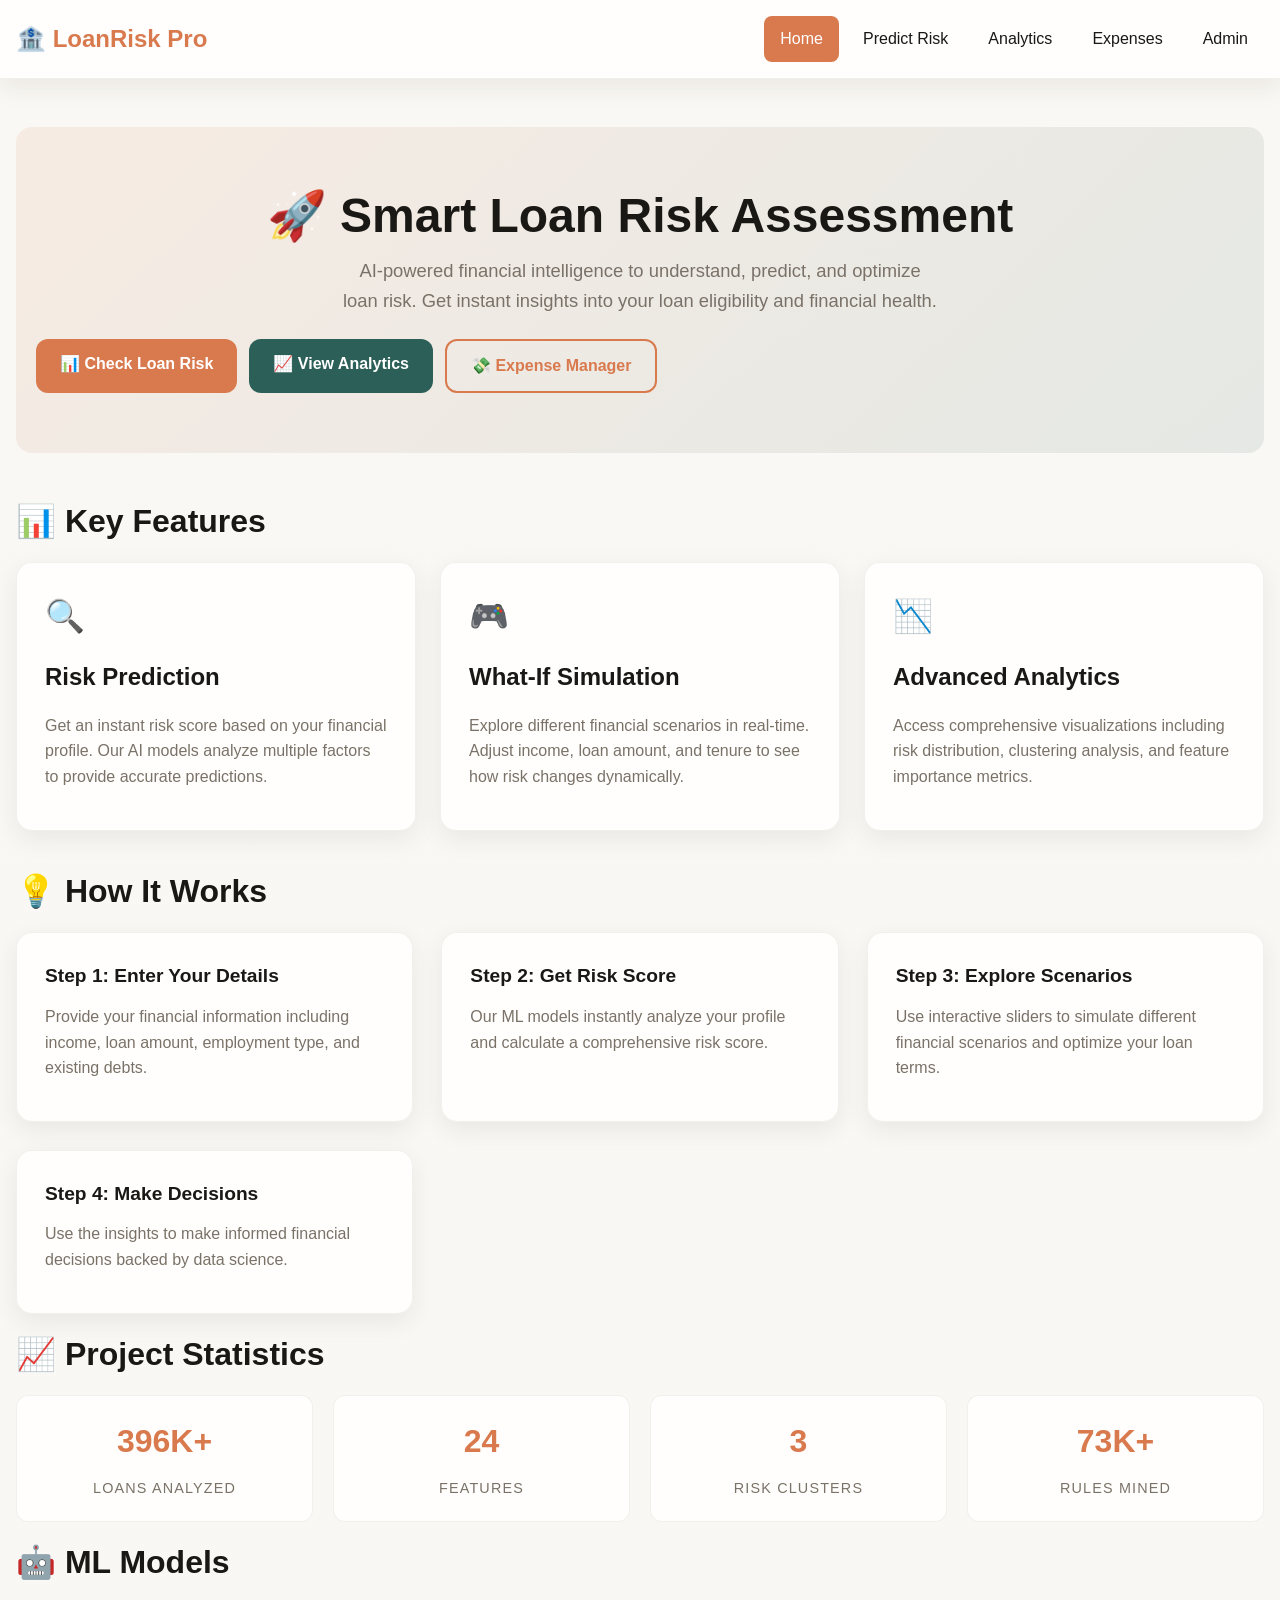
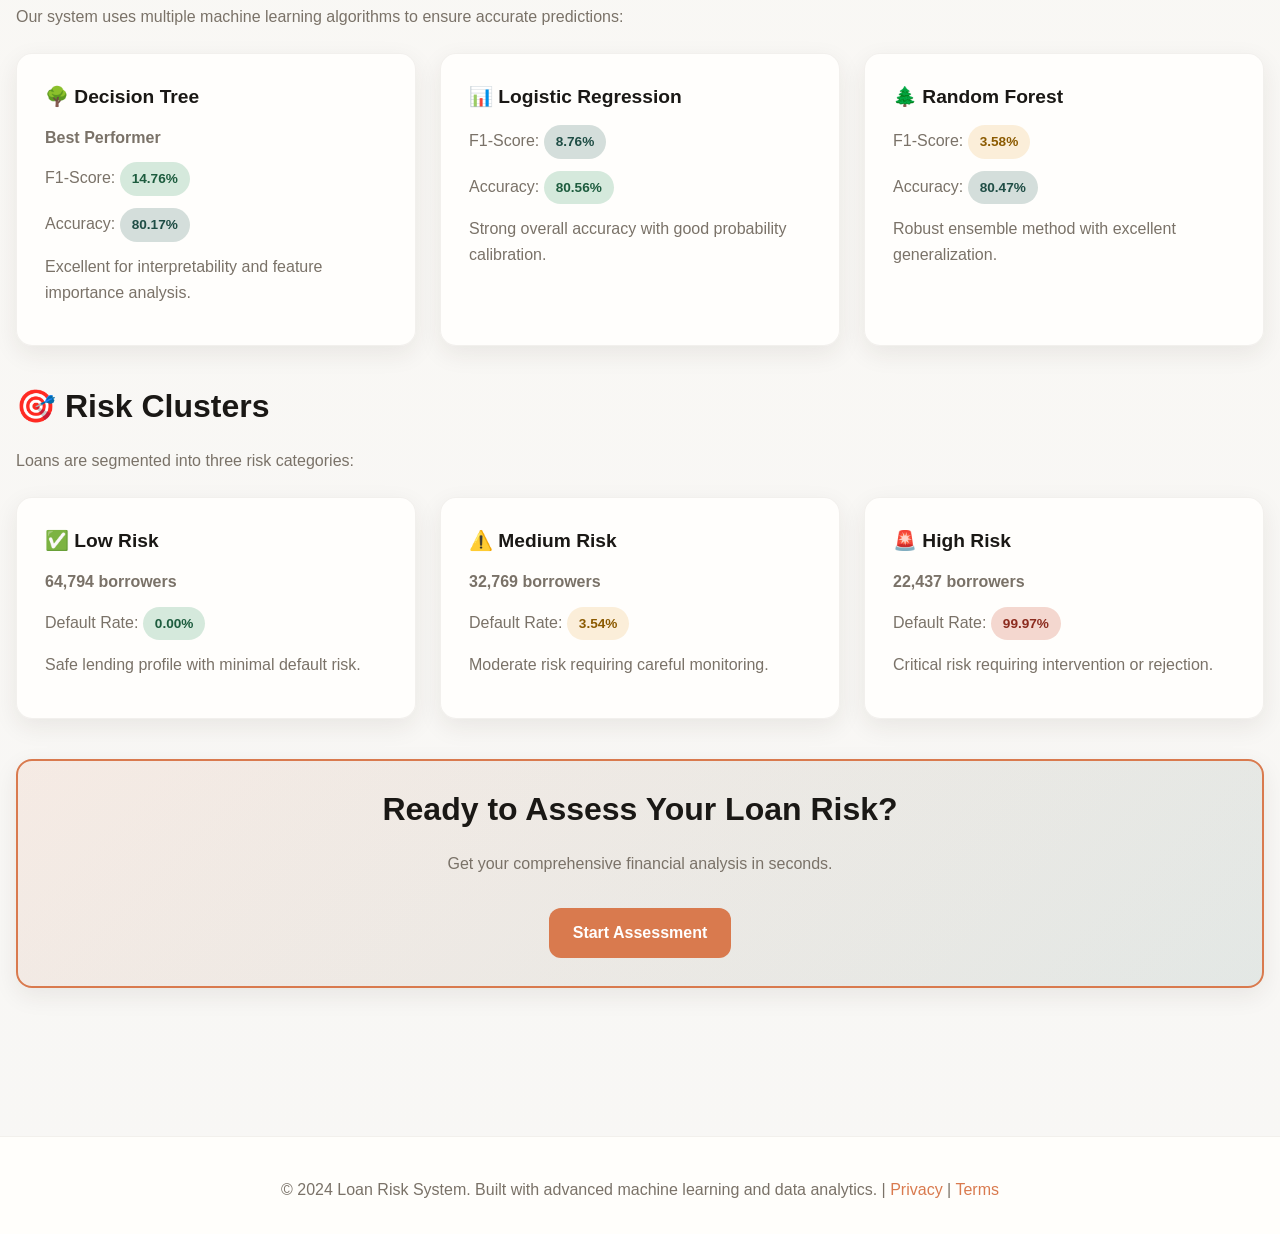
<file: mini project/frontend/home.html>
<!DOCTYPE html>
<html lang="en">
<head>
  <meta charset="UTF-8">
  <meta name="viewport" content="width=device-width, initial-scale=1.0">
  <meta name="description" content="Loan Risk Analysis System - Home Page">
  <title>Loan Risk System - Home</title>
  <link rel="stylesheet" href="main.css">
</head>
<body>
  <header>
    <nav>
      <a href="home.html" class="nav-brand">🏦 LoanRisk Pro</a>
      <ul class="nav-menu">
        <li><a href="home.html" class="nav-link active">Home</a></li>
        <li><a href="loan-form.html" class="nav-link">Predict Risk</a></li>
        <li><a href="visualizations.html" class="nav-link">Analytics</a></li>
        <li><a href="expense-manager.html" class="nav-link">Expenses</a></li>
        <li><a href="admin.html" class="nav-link">Admin</a></li>
      </ul>
    </nav>
  </header>

  <main>
    <section class="hero">
      <h1>🚀 Smart Loan Risk Assessment</h1>
      <p>AI-powered financial intelligence to understand, predict, and optimize loan risk. Get instant insights into your loan eligibility and financial health.</p>
      <div class="btn-group">
        <a href="loan-form.html" class="btn btn-primary">📊 Check Loan Risk</a>
        <a href="visualizations.html" class="btn btn-secondary">📈 View Analytics</a>
        <a href="expense-manager.html" class="btn btn-outlined">💸 Expense Manager</a>
      </div>
    </section>

    <section class="mb-40">
      <h2>📊 Key Features</h2>
      <div class="grid-3">
        <div class="card">
          <div class="card-header">🔍</div>
          <h3>Risk Prediction</h3>
          <p>Get an instant risk score based on your financial profile. Our AI models analyze multiple factors to provide accurate predictions.</p>
        </div>
        <div class="card">
          <div class="card-header">🎮</div>
          <h3>What-If Simulation</h3>
          <p>Explore different financial scenarios in real-time. Adjust income, loan amount, and tenure to see how risk changes dynamically.</p>
        </div>
        <div class="card">
          <div class="card-header">📉</div>
          <h3>Advanced Analytics</h3>
          <p>Access comprehensive visualizations including risk distribution, clustering analysis, and feature importance metrics.</p>
        </div>
      </div>
    </section>

    <section class="mb-20">
      <h2>💡 How It Works</h2>
      <div class="grid-2">
        <div class="card">
          <h4>Step 1: Enter Your Details</h4>
          <p>Provide your financial information including income, loan amount, employment type, and existing debts.</p>
        </div>
        <div class="card">
          <h4>Step 2: Get Risk Score</h4>
          <p>Our ML models instantly analyze your profile and calculate a comprehensive risk score.</p>
        </div>
        <div class="card">
          <h4>Step 3: Explore Scenarios</h4>
          <p>Use interactive sliders to simulate different financial scenarios and optimize your loan terms.</p>
        </div>
        <div class="card">
          <h4>Step 4: Make Decisions</h4>
          <p>Use the insights to make informed financial decisions backed by data science.</p>
        </div>
      </div>
    </section>

    <section class="mb-20">
      <h2>📈 Project Statistics</h2>
      <div class="grid-4">
        <div class="stat-box">
          <span class="stat-value">396K+</span>
          <span class="stat-label">Loans Analyzed</span>
        </div>
        <div class="stat-box">
          <span class="stat-value">24</span>
          <span class="stat-label">Features</span>
        </div>
        <div class="stat-box">
          <span class="stat-value">3</span>
          <span class="stat-label">Risk Clusters</span>
        </div>
        <div class="stat-box">
          <span class="stat-value">73K+</span>
          <span class="stat-label">Rules Mined</span>
        </div>
      </div>
    </section>

    <section class="mb-40">
      <h2>🤖 ML Models</h2>
      <p class="mb-24">Our system uses multiple machine learning algorithms to ensure accurate predictions:</p>
      <div class="grid-3">
        <div class="card">
          <h4>🌳 Decision Tree</h4>
          <p><strong>Best Performer</strong></p>
          <p>F1-Score: <span class="badge badge-success">14.76%</span></p>
          <p>Accuracy: <span class="badge badge-info">80.17%</span></p>
          <p>Excellent for interpretability and feature importance analysis.</p>
        </div>
        <div class="card">
          <h4>📊 Logistic Regression</h4>
          <p>F1-Score: <span class="badge badge-info">8.76%</span></p>
          <p>Accuracy: <span class="badge badge-success">80.56%</span></p>
          <p>Strong overall accuracy with good probability calibration.</p>
        </div>
        <div class="card">
          <h4>🌲 Random Forest</h4>
          <p>F1-Score: <span class="badge badge-warning">3.58%</span></p>
          <p>Accuracy: <span class="badge badge-info">80.47%</span></p>
          <p>Robust ensemble method with excellent generalization.</p>
        </div>
      </div>
    </section>

    <section class="mb-40">
      <h2>🎯 Risk Clusters</h2>
      <p class="mb-24">Loans are segmented into three risk categories:</p>
      <div class="grid-3">
        <div class="card">
          <h4>✅ Low Risk</h4>
          <p><strong>64,794 borrowers</strong></p>
          <p>Default Rate: <span class="badge badge-success">0.00%</span></p>
          <p>Safe lending profile with minimal default risk.</p>
        </div>
        <div class="card">
          <h4>⚠️ Medium Risk</h4>
          <p><strong>32,769 borrowers</strong></p>
          <p>Default Rate: <span class="badge badge-warning">3.54%</span></p>
          <p>Moderate risk requiring careful monitoring.</p>
        </div>
        <div class="card">
          <h4>🚨 High Risk</h4>
          <p><strong>22,437 borrowers</strong></p>
          <p>Default Rate: <span class="badge badge-danger">99.97%</span></p>
          <p>Critical risk requiring intervention or rejection.</p>
        </div>
      </div>
    </section>

    <section class="mb-20">
      <div class="card text-center bg-gradient-primary-alt">
        <h2>Ready to Assess Your Loan Risk?</h2>
        <p>Get your comprehensive financial analysis in seconds.</p>
        <a href="loan-form.html" class="btn btn-primary mt-20">Start Assessment</a>
      </div>
    </section>
  </main>

  <footer>
    <p>&copy; 2024 Loan Risk System. Built with advanced machine learning and data analytics. | <a href="#" class="link-primary">Privacy</a> | <a href="#" class="link-primary">Terms</a></p>
  </footer>

  <script src="main.js"></script>
</body>
</html>
</file>
<file: mini project/frontend/main.css>
:root {
  --primary: #d97a4e;
  --secondary: #2b5f57;
  --accent: #e8b14a;
  --success: #2d985d;
  --warning: #d97a4e;
  --danger: #c73e1d;
  --info: #2b5f57;
  
  --bg: #f8f7f5;
  --surface: rgba(255, 254, 252, 0.95);
  --surface-strong: #fefdfb;
  --ink: #1a1815;
  --muted: #7a7268;
  --line: rgba(90, 80, 70, 0.08);
  
  --shadow: 0 8px 24px rgba(50, 40, 30, 0.08);
  --shadow-lg: 0 16px 40px rgba(50, 40, 30, 0.12);
  --transition: all 0.3s cubic-bezier(0.4, 0, 0.2, 1);
}

* {
  margin: 0;
  padding: 0;
  box-sizing: border-box;
}

html {
  scroll-behavior: smooth;
}

body {
  font-family: -apple-system, BlinkMacSystemFont, "Segoe UI", "Helvetica Neue", sans-serif;
  color: var(--ink);
  background: linear-gradient(180deg, #faf8f4 0%, var(--bg) 100%);
  line-height: 1.6;
  min-height: 100vh;
  -webkit-font-smoothing: antialiased;
  -moz-osx-font-smoothing: grayscale;
}

/* Layout */
header {
  background: var(--surface);
  border-bottom: 1px solid var(--line);
  box-shadow: var(--shadow);
  position: sticky;
  top: 0;
  z-index: 1000;
}

nav {
  width: min(1280px, calc(100% - 32px));
  margin: 0 auto;
  display: flex;
  align-items: center;
  justify-content: space-between;
  padding: 16px 0;
}

.nav-brand {
  font-size: 1.5rem;
  font-weight: 700;
  color: var(--primary);
  text-decoration: none;
  display: flex;
  align-items: center;
  gap: 8px;
}

.nav-menu {
  display: flex;
  list-style: none;
  gap: 8px;
}

.nav-link {
  display: inline-block;
  padding: 10px 16px;
  border-radius: 8px;
  color: var(--ink);
  text-decoration: none;
  font-weight: 500;
  transition: var(--transition);
}

.nav-link:hover {
  background: rgba(217, 122, 78, 0.1);
  color: var(--primary);
}

.nav-link.active {
  background: var(--primary);
  color: white;
}

main {
  width: min(1280px, calc(100% - 32px));
  margin: 0 auto;
  padding: 48px 0;
}

footer {
  background: var(--surface);
  border-top: 1px solid var(--line);
  padding: 40px 0 20px;
  text-align: center;
  color: var(--muted);
  margin-top: 80px;
}

/* Typography */
h1 {
  font-size: clamp(2rem, 5vw, 3.5rem);
  line-height: 1.2;
  margin-bottom: 16px;
  color: var(--ink);
}

h2 {
  font-size: 2rem;
  line-height: 1.3;
  margin-bottom: 20px;
  color: var(--ink);
}

h3 {
  font-size: 1.5rem;
  margin-bottom: 16px;
  color: var(--ink);
}

h4 {
  font-size: 1.2rem;
  margin-bottom: 12px;
  color: var(--ink);
}

p {
  margin-bottom: 12px;
  color: var(--muted);
}

/* Buttons */
.btn {
  display: inline-block;
  padding: 12px 24px;
  border-radius: 12px;
  border: none;
  font-weight: 600;
  font-size: 1rem;
  cursor: pointer;
  transition: var(--transition);
  text-decoration: none;
  text-align: center;
}

.btn-primary {
  background: var(--primary);
  color: white;
}

.btn-primary:hover {
  background: #c45a35;
  transform: translateY(-2px);
  box-shadow: var(--shadow-lg);
}

.btn-secondary {
  background: var(--secondary);
  color: white;
}

.btn-secondary:hover {
  background: #1f4d45;
  transform: translateY(-2px);
  box-shadow: var(--shadow-lg);
}

.btn-outlined {
  background: transparent;
  border: 2px solid var(--primary);
  color: var(--primary);
}

.btn-outlined:hover {
  background: rgba(217, 122, 78, 0.1);
}

.btn-group {
  display: flex;
  gap: 12px;
  flex-wrap: wrap;
  margin-top: 24px;
}

/* Cards */
.card {
  background: var(--surface);
  border: 1px solid var(--line);
  border-radius: 16px;
  padding: 28px;
  box-shadow: var(--shadow);
  transition: var(--transition);
}

.card:hover {
  box-shadow: var(--shadow-lg);
  border-color: rgba(90, 80, 70, 0.2);
}

.card-header {
  display: flex;
  align-items: center;
  gap: 12px;
  margin-bottom: 16px;
  font-size: 2rem;
}

/* Forms */
.form-group {
  margin-bottom: 24px;
}

label {
  display: block;
  margin-bottom: 8px;
  font-weight: 600;
  color: var(--ink);
}

input,
select,
textarea {
  width: 100%;
  padding: 12px 16px;
  border: 1px solid var(--line);
  border-radius: 8px;
  font-family: inherit;
  font-size: 1rem;
  transition: var(--transition);
}

input:focus,
select:focus,
textarea:focus {
  outline: none;
  border-color: var(--primary);
  box-shadow: 0 0 0 3px rgba(217, 122, 78, 0.1);
}

.input-info {
  font-size: 0.85rem;
  color: var(--muted);
  margin-top: 4px;
}

.form-row {
  display: grid;
  grid-template-columns: repeat(auto-fit, minmax(280px, 1fr));
  gap: 24px;
}

/* Sliders */
.slider {
  width: 100%;
  height: 8px;
  border-radius: 4px;
  background: var(--line);
  cursor: pointer;
  -webkit-appearance: none;
  appearance: none;
}

.slider::-webkit-slider-thumb {
  -webkit-appearance: none;
  appearance: none;
  width: 24px;
  height: 24px;
  border-radius: 50%;
  background: var(--primary);
  cursor: pointer;
  box-shadow: var(--shadow);
}

.slider::-moz-range-thumb {
  width: 24px;
  height: 24px;
  border-radius: 50%;
  background: var(--primary);
  cursor: pointer;
  border: none;
  box-shadow: var(--shadow);
}

.slider-value {
  display: inline-block;
  background: var(--primary);
  color: white;
  padding: 6px 12px;
  border-radius: 6px;
  font-weight: 600;
  font-size: 0.9rem;
}

/* Grid Layouts */
.grid-2 {
  display: grid;
  grid-template-columns: repeat(auto-fit, minmax(320px, 1fr));
  gap: 28px;
}

.grid-3 {
  display: grid;
  grid-template-columns: repeat(auto-fit, minmax(280px, 1fr));
  gap: 24px;
}

.grid-4 {
  display: grid;
  grid-template-columns: repeat(auto-fit, minmax(240px, 1fr));
  gap: 20px;
}

/* Alerts & Messages */
.alert {
  padding: 16px 20px;
  border-radius: 12px;
  margin-bottom: 20px;
  display: flex;
  gap: 12px;
  align-items: flex-start;
}

.alert-success {
  background: rgba(45, 152, 93, 0.1);
  border-left: 4px solid var(--success);
  color: #1d5c3e;
}

.alert-warning {
  background: rgba(217, 122, 78, 0.1);
  border-left: 4px solid var(--warning);
  color: #8b5a00;
}

.alert-danger {
  background: rgba(199, 62, 29, 0.1);
  border-left: 4px solid var(--danger);
  color: #8c2c1f;
}

.alert-info {
  background: rgba(43, 95, 87, 0.1);
  border-left: 4px solid var(--info);
  color: #1f4d45;
}

/* Results Section */
.result-card {
  background: linear-gradient(135deg, rgba(217, 122, 78, 0.1), rgba(43, 95, 87, 0.05));
  border: 2px solid var(--primary);
  border-radius: 16px;
  padding: 32px;
  text-align: center;
  margin: 24px 0;
}

.result-value {
  font-size: 3rem;
  font-weight: 700;
  color: var(--primary);
  display: block;
  margin: 12px 0;
}

.result-label {
  font-size: 0.95rem;
  text-transform: uppercase;
  letter-spacing: 0.1em;
  color: var(--muted);
  margin-bottom: 8px;
}

.result-description {
  font-size: 1.1rem;
  color: var(--ink);
  margin-top: 12px;
}

/* Status Badges */
.badge {
  display: inline-block;
  padding: 6px 12px;
  border-radius: 999px;
  font-size: 0.85rem;
  font-weight: 600;
  text-transform: capitalize;
}

.badge-success {
  background: rgba(45, 152, 93, 0.2);
  color: #1d5c3e;
}

.badge-warning {
  background: rgba(232, 177, 74, 0.2);
  color: #8b5a00;
}

.badge-danger {
  background: rgba(199, 62, 29, 0.2);
  color: #8c2c1f;
}

.badge-info {
  background: rgba(43, 95, 87, 0.2);
  color: #1f4d45;
}

/* Stats Grid */
.stat-box {
  background: var(--surface);
  border: 1px solid var(--line);
  border-radius: 12px;
  padding: 20px;
  text-align: center;
  transition: var(--transition);
}

.stat-box:hover {
  box-shadow: var(--shadow);
  transform: translateY(-4px);
}

.stat-value {
  font-size: 2rem;
  font-weight: 700;
  color: var(--primary);
  display: block;
  margin-bottom: 8px;
}

.stat-label {
  font-size: 0.9rem;
  color: var(--muted);
  text-transform: uppercase;
  letter-spacing: 0.08em;
}

/* Chart Container */
.chart-container {
  position: relative;
  height: 350px;
  margin: 24px 0;
  background: rgba(255, 255, 255, 0.4);
  border: 1px solid var(--line);
  border-radius: 12px;
  padding: 16px;
}

.chart-container-small {
  height: 250px;
}

/* Tabs */
.tabs {
  display: flex;
  gap: 8px;
  border-bottom: 2px solid var(--line);
  margin-bottom: 24px;
  flex-wrap: wrap;
}

.tab-btn {
  padding: 12px 20px;
  background: none;
  border: none;
  border-bottom: 3px solid transparent;
  cursor: pointer;
  font-weight: 600;
  color: var(--muted);
  transition: var(--transition);
}

.tab-btn:hover {
  color: var(--primary);
}

.tab-btn.active {
  color: var(--primary);
  border-bottom-color: var(--primary);
}

.tab-content {
  display: none;
}

.tab-content.active {
  display: block;
}

/* Modal */
.modal {
  display: none;
  position: fixed;
  top: 0;
  left: 0;
  width: 100%;
  height: 100%;
  background: rgba(0, 0, 0, 0.5);
  z-index: 2000;
  align-items: center;
  justify-content: center;
}

.modal.active {
  display: flex;
}

.modal-content {
  background: var(--surface);
  border-radius: 16px;
  padding: 32px;
  max-width: 500px;
  width: 90%;
  box-shadow: var(--shadow-lg);
  position: relative;
}

.modal-close {
  position: absolute;
  top: 16px;
  right: 16px;
  background: none;
  border: none;
  font-size: 1.5rem;
  cursor: pointer;
  color: var(--muted);
}

/* Loading */
.loading {
  display: inline-block;
  width: 12px;
  height: 12px;
  border-radius: 50%;
  background: var(--primary);
  animation: pulse 1.5s ease-in-out infinite;
}

@keyframes pulse {
  0%, 100% {
    opacity: 1;
  }
  50% {
    opacity: 0.3;
  }
}

/* Hero Section */
.hero {
  text-align: center;
  padding: 60px 20px;
  background: linear-gradient(135deg, rgba(217, 122, 78, 0.1), rgba(43, 95, 87, 0.1));
  border-radius: 16px;
  margin-bottom: 48px;
}

.hero h1 {
  font-size: 3rem;
  margin-bottom: 12px;
}

.hero p {
  font-size: 1.15rem;
  max-width: 600px;
  margin: 0 auto 24px;
}

/* Responsive */
@media (max-width: 768px) {
  nav {
    flex-direction: column;
    gap: 16px;
  }

  .nav-menu {
    width: 100%;
    justify-content: center;
  }

  main {
    padding: 32px 0;
  }

  h1 {
    font-size: 1.8rem;
  }

  h2 {
    font-size: 1.5rem;
  }

  .hero {
    padding: 40px 16px;
  }

  .hero h1 {
    font-size: 2rem;
  }

  .grid-2,
  .grid-3,
  .grid-4 {
    grid-template-columns: 1fr;
  }

  .form-row {
    grid-template-columns: 1fr;
  }

  .btn-group {
    flex-direction: column;
  }

  .btn {
    width: 100%;
  }

  .chart-container {
    height: 250px;
  }

  .modal-content {
    width: 95%;
  }
}

/* Animations */
@keyframes slideIn {
  from {
    opacity: 0;
    transform: translateX(-20px);
  }
  to {
    opacity: 1;
    transform: translateX(0);
  }
}

/* Utility Classes */
.text-center {
  text-align: center !important;
}

.mb-20 {
  margin-bottom: 20px;
}

.mb-24 {
  margin-bottom: 24px;
}

.mb-40 {
  margin-bottom: 40px;
}

.mt-8 {
  margin-top: 8px;
}

.mt-12 {
  margin-top: 12px;
}

.mt-20 {
  margin-top: 20px;
}

.mt-24 {
  margin-top: 24px;
}

.mt-32 {
  margin-top: 32px;
}

.mt-40 {
  margin-top: 40px;
}

.p-20 {
  padding: 20px;
}

.rounded-12 {
  border-radius: 12px;
}

.fs-1-2rem {
  font-size: 1.2rem;
}

.fs-1-5rem {
  font-size: 1.5rem;
}

.fs-2rem {
  font-size: 2rem;
}

.fw-600 {
  font-weight: 600;
}

.color-primary {
  color: var(--primary);
}

.color-secondary {
  color: var(--secondary);
}

.color-success {
  color: var(--success);
}

.color-muted {
  color: var(--muted);
}

.color-accent {
  color: var(--accent);
}

.color-danger {
  color: var(--danger);
}

.flex {
  display: flex;
}

.flex-between {
  display: flex;
  justify-content: space-between;
}

.flex-center {
  display: flex;
  justify-content: center;
  align-items: center;
}

.flex-col {
  display: flex;
  flex-direction: column;
}

.gap-8 {
  gap: 8px;
}

.bg-light {
  background: rgba(43, 95, 87, 0.05);
}

.bg-lighter {
  background: rgba(255, 255, 255, 0.4);
}

.bg-gradient-primary {
  background: linear-gradient(135deg, rgba(217, 122, 78, 0.1), rgba(43, 95, 87, 0.1));
}

.bg-gradient-primary-alt {
  background: linear-gradient(135deg, rgba(217, 122, 78, 0.1), rgba(43, 95, 87, 0.1));
  border: 2px solid var(--primary);
}

.border-primary {
  border: 2px solid var(--primary);
}

.ul-reset {
  margin: 0;
  padding-left: 20px;
}

.link-primary {
  color: var(--primary);
  text-decoration: none;
}

.link-primary:hover {
  text-decoration: underline;
}

.my-20 {
  margin: 20px 0;
}

.mb-8 {
  margin-bottom: 8px;
}

.fs-1-5rem {
  font-size: 1.5rem;
}

.fs-0-9rem {
  font-size: 0.9rem;
}

.fs-1-8rem {
  font-size: 1.8rem;
}

.width-100 {
  width: 100%;
}

.padding-12 {
  padding: 12px;
}

@keyframes fadeIn {
  from {
    opacity: 0;
  }
  to {
    opacity: 1;
  }
}

.animate-slide {
  animation: slideIn 0.5s ease-out;
}

.animate-fade {
  animation: fadeIn 0.5s ease-out;
}

/* Utility Classes */
.text-center {
  text-align: center;
}

.text-primary {
  color: var(--primary);
}

.text-success {
  color: var(--success);
}

.text-warning {
  color: var(--warning);
}

.text-danger {
  color: var(--danger);
}

.mt-20 {
  margin-top: 20px;
}

.mb-20 {
  margin-bottom: 20px;
}

.hidden {
  display: none !important;
}

.flex {
  display: flex;
}

.justify-between {
  justify-content: space-between;
}

.items-center {
  align-items: center;
}

.gap-16 {
  gap: 16px;
}

@media (prefers-reduced-motion: reduce) {
  * {
    animation-duration: 0.01ms !important;
    animation-iteration-count: 1 !important;
    transition-duration: 0.01ms !important;
  }
}
</file>
